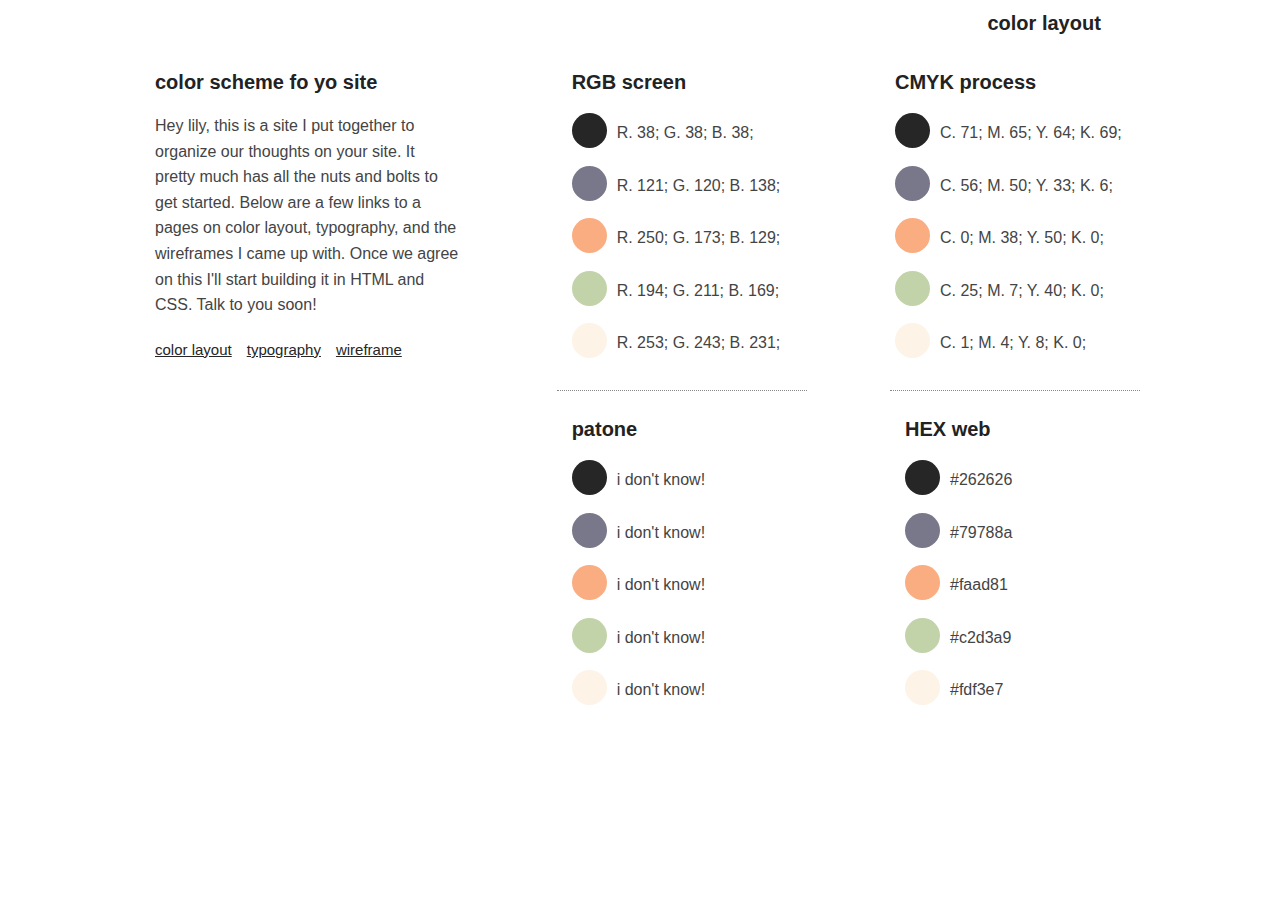
<file: color-layout/index.html>
<html>
<head>

<link rel="stylesheet" href="style.css" type="text/css" />
<link rel="stylesheet" href="css/reset.css" type="text/css" />
<link rel="stylesheet" href="css/foundation.min.css" type="text/css" />
<link ref="stylesheet" href="css/foundation.css" type="text/css" />

<link rel="shortcut icon" href="favicon.ico" type="image/x-icon">
<link rel="icon" href="favicon.ico" type="image/x-icon">

<title>lily's color layout</title>

<meta name="viewport" content="width=device-width"> 

</head>
<body>

<div id="wrapper">
	<header>
		<h2>color layout</h2>
	</header>
	<div id="content"> <!-- start content id -->
		<div id="top-row" class="row"> <!-- start row 1 -->
			<div class="large-4 columns intro"> <!-- start large-4  columns -->
			
				<h2>color scheme fo yo site</h2>
				<p>Hey lily, this is a site I put together to organize our thoughts on your site. It pretty much has all the nuts and bolts to get started. Below are a few links to a pages on color layout, typography, and the wireframes I came up with. Once we agree on this I'll start building it in HTML and CSS. Talk to you soon!</p>
				
				<ul>
					<li><a href="http://www.sambakersalmon.com/websites/featherston/phase-1/color-layout/index.html">color layout</a></li>		
					<li><a href="http://www.sambakersalmon.com/websites/featherston/phase-1/typography/index.html">typography</a></li>
					<li><a href="http://www.sambakersalmon.com/websites/featherston/phase-1/wireframe/index.html">wireframe</a></li>		
				</ul>
			
			</div> <!-- end large-4 columns -->
			<div class="large-3 large-offset-1 columns"> <!-- start large-4 columns -->
				
				<h2>RGB screen</h2>
				<ul>
					<li><div class="rgb-text"></div><p>R. 38; G. 38; B. 38;</p></li>					
					<li><div class="rgb-purple"></div><p>R. 121; G. 120; B. 138;</p></li>
					<li><div class="rgb-orangeCream"></div><p>R. 250; G. 173; B. 129;</p></li>
					<li><div class="rgb-splitPea"></div><p>R. 194; G. 211; B. 169;</p></li>
					<li><div class="rgb-khaki"></div><p>R. 253; G. 243; B. 231;</p></li>
				</ul>
								
			</div> <!-- end large-4 columns -->
			<div class="large-3 columns"> <!-- start large-4 columns -->
			
				<h2>CMYK process</h2>
				<ul>
					<li><div class="rgb-text"></div><p>C. 71; M. 65; Y. 64; K. 69;</p></li>					
					<li><div class="rgb-purple"></div><p>C. 56; M. 50; Y. 33; K. 6;</p></li>
					<li><div class="rgb-orangeCream"></div><p>C. 0; M. 38; Y. 50; K. 0;</p></li>
					<li><div class="rgb-splitPea"></div><p>C. 25; M. 7; Y. 40; K. 0;</p></li>
					<li><div class="rgb-khaki"></div><p>C. 1; M. 4; Y. 8; K. 0;</p></li>
				</ul>
			
			</div> <!-- end large-4 columns -->
		</div> <!-- end row 1 -->
		<div id="bottom-row" class="row"> <!-- start row 2 -->
			<div class="large-3 large-offset-5 columns"> <!-- start large-4 columns -->
						
				<h2>patone</h2>
				<ul>
					<li><div class="rgb-text"></div><p>i don't know!</p></li>					
					<li><div class="rgb-purple"></div><p>i don't know!</p></li>
					<li><div class="rgb-orangeCream"></div><p>i don't know!</p></li>
					<li><div class="rgb-splitPea"></div><p>i don't know!</p></li>
					<li><div class="rgb-khaki"></div><p>i don't know!</p></li>
				</ul>
			
			</div> <!-- end large-4 columns -->
			<div class="large-3 columns"> <!-- start large-4 columns -->
			
				<h2>HEX web</h2>
				<ul>
					<li><div class="rgb-text"></div><p>#262626</p></li>					
					<li><div class="rgb-purple"></div><p>#79788a</p></li>
					<li><div class="rgb-orangeCream"></div><p>#faad81</p></li>
					<li><div class="rgb-splitPea"></div><p>#c2d3a9</p></li>
					<li><div class="rgb-khaki"></div><p>#fdf3e7</p></li>
				</ul>
			
			</div> <!-- end large-4 columns -->
		</div> <!-- end row 2 -->
	</div> <!-- end content id -->
	<footer>
		<!-- this is where footer content can go -->
	</footer>
</div>




</body>
</html>
</file>
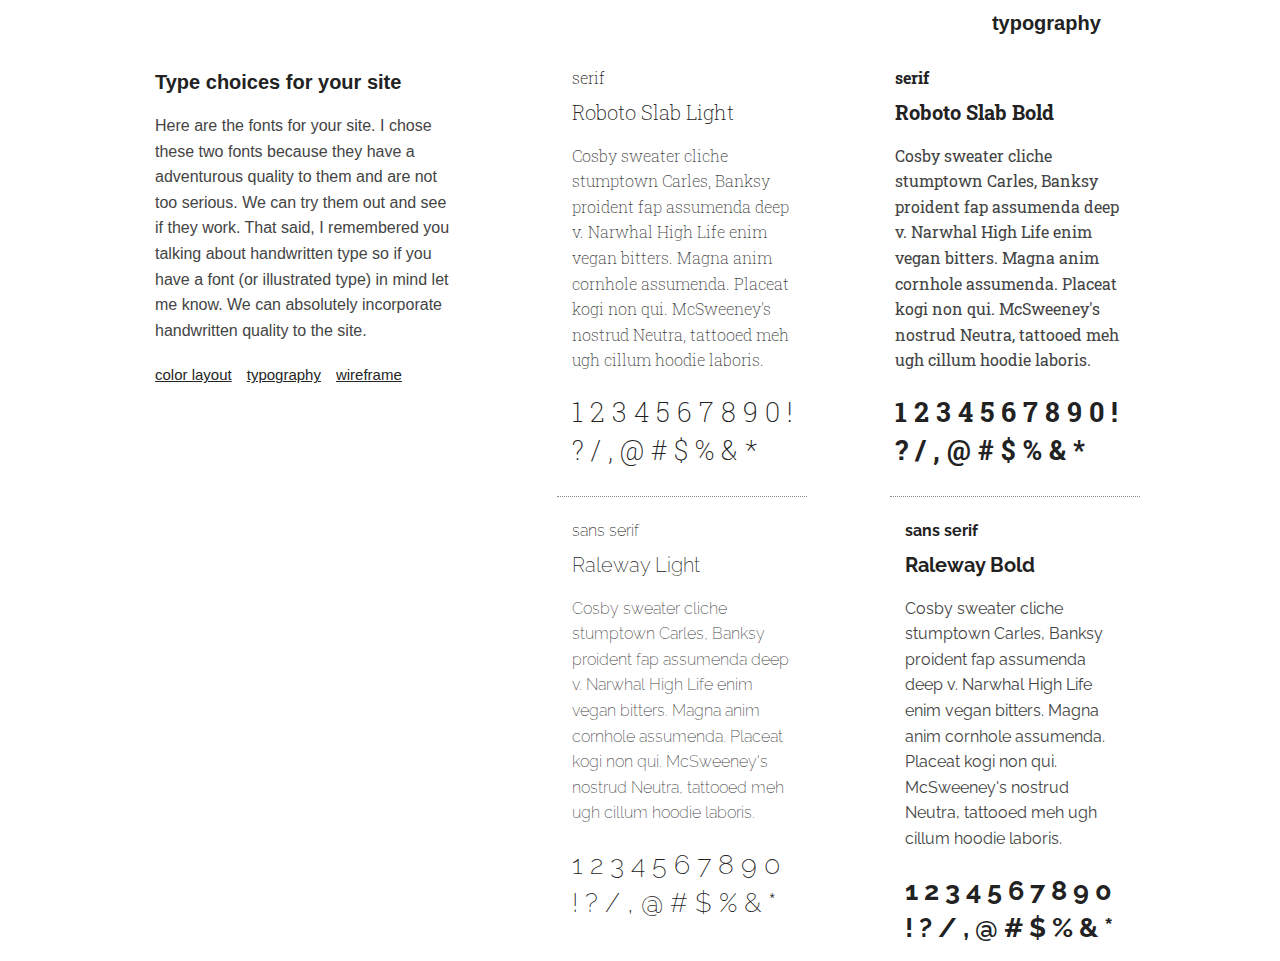
<file: typography/index.html>
<html>
<head>

<link rel="stylesheet" href="style.css" type="text/css" />
<link rel="stylesheet" href="css/reset.css" type="text/css" />
<link rel="stylesheet" href="css/foundation.min.css" type="text/css" />
<link ref="stylesheet" href="css/foundation.css" type="text/css" />

<title>lily's typography</title>

<meta name="viewport" content="width=device-width"> 

<link href='http://fonts.googleapis.com/css?family=Roboto+Slab:400,700,300,100|Pathway+Gothic+One|Raleway:400,300,500|Raleway+Dots' rel='stylesheet' type='text/css'>

</head>
<body>

<div id="wrapper"> <!-- start wrapper   -->
	<header>
		<h2>typography</h2>
	</header>
	<div id="content"> <!--  start content id  -->
		<div class="row" id="top-row"> <!-- start row 1  -->
			<div class="large-4 columns intro"> <!-- start 4 column -->

				<h2>Type choices for your site</h2>
				<p>Here are the fonts for your site. I chose these two fonts because they have a adventurous quality to them and are not too serious. We can try them out and see if they work. That said, I remembered you talking about handwritten type so if you have a font (or illustrated type) in mind let me know. We can absolutely incorporate handwritten quality to the site.</p>
								
				<ul>
					<li><a href="http://www.sambakersalmon.com/websites/featherston/phase-1/color-layout/index.html">color layout</a></li>		
					<li><a href="http://www.sambakersalmon.com/websites/featherston/phase-1/typography/index.html">typography</a></li>
					<li><a href="http://www.sambakersalmon.com/websites/featherston/phase-1/wireframe/index.html">wireframe</a></li>		
				</ul>			
			
			</div> <!-- end 4 column   -->
			<div class="large-3 large-offset-1 columns choice1"> <!-- start large-3 column -->
				
				<h6>serif</h6>
				<h2>Roboto Slab Light</h2>
				<p>Cosby sweater cliche stumptown Carles, Banksy proident fap assumenda deep v. Narwhal High Life enim vegan bitters. Magna anim cornhole assumenda. Placeat kogi non qui. McSweeney's nostrud Neutra, tattooed meh ugh cillum hoodie laboris.</p>
				<h3>1 2 3 4 5 6 7 8 9 0
					! ? / , @ # $ % & *
				</h3>
				
			</div> <!-- end large-3 column -->
			<div class="large-3 columns choice1bold"> <!-- start large-3 column -->

				<h6>serif</h6>
				<h2>Roboto Slab Bold</h2>
				<p>Cosby sweater cliche stumptown Carles, Banksy proident fap assumenda deep v. Narwhal High Life enim vegan bitters. Magna anim cornhole assumenda. Placeat kogi non qui. McSweeney's nostrud Neutra, tattooed meh ugh cillum hoodie laboris.</p>
				<h3>1 2 3 4 5 6 7 8 9 0
					! ? / , @ # $ % & *
				</h3>
		
			</div> <!-- end large-3 column -->								
		</div> <!--  end row 1  -->
		<div class="row" id="bottom-row"> <!-- start of row 2 -->
			<div class="large-3 large-offset-5 columns choice2"> <!-- start 3 col -->

				<h6>sans serif</h6>
				<h2>Raleway Light</h2>
				<p>Cosby sweater cliche stumptown Carles, Banksy proident fap assumenda deep v. Narwhal High Life enim vegan bitters. Magna anim cornhole assumenda. Placeat kogi non qui. McSweeney's nostrud Neutra, tattooed meh ugh cillum hoodie laboris.</p>
				<h3>1 2 3 4 5 6 7 8 9 0
					! ? / , @ # $ % & *
				</h3>			
			
			</div> <!-- end 3 col -->
			<div class="large-3 columns choice2bold"> <!-- start 3 col -->

				<h6>sans serif</h6>
				<h2>Raleway Bold</h2>
				<p>Cosby sweater cliche stumptown Carles, Banksy proident fap assumenda deep v. Narwhal High Life enim vegan bitters. Magna anim cornhole assumenda. Placeat kogi non qui. McSweeney's nostrud Neutra, tattooed meh ugh cillum hoodie laboris.</p>
				<h3>1 2 3 4 5 6 7 8 9 0
					! ? / , @ # $ % & *
				</h3>			
			
			</div> <!-- end 3 col -->
		</div> <!-- end of row 2 -->
	</div> <!--  end content id  -->
</div> <!-- end wrapper   -->
</body>
</html>
</file>
<file: color-layout/style.css>
/* css code for lily's color layout */

/* basic structure */

#wrapper {
	margin: 0 auto;
	width: 1024;
}

#wrapper header {
	height: 60;
	width: 100%;
}


/* typography */

*, p, h1, h2, h3, h4, h5, h6 {
	color: black;
	font-family: Arial !important;
}

#wrapper p {
	color: #444444;
}

#wrapper h2 {
	font-size: 20px;
}

#wrapper header h2 {
	padding-top: 5px;
	padding-right: 5%;
	text-align: right;
}

#wrapper #content h2 {
	padding-bottom: 7px;
}

/* color code columns  */
#content ul li p {
	padding-top: 7px;	
} 

#top-row {
	padding-bottom: 7px;
}

#bottom-row {
	padding-top: 7px;
}

#bottom-row .large-3 {
	border-top: 1px dotted #888888;
	padding-top: 20px;
}

/* navigation styling */

#content .intro ul li {
	list-style-type: none;
	float: left;
	font-size: 15px;
	margin-right: 15px;
	color: #262626;
}

#content .intro ul li a {
	text-decoration: underline;
	color: #262626;		
}


#content .intro ul li a:link {
	text-decoration: underline;
}

#content .intro ul li a:hover {
	text-decoration: none;
	color: #262626;	
}


/* small edits to foundation zurb */

#top-row .large-3 {
width: 26%;
}
/* rgb color codes and layout */

.rgb-purple {
	background-color: rgb(121, 120, 138);
    border-radius: 20px 20px 20px 20px;
    height: 35px;
    width: 35px;
    float: left;
    margin-right: 10px;
}

.rgb-orangeCream {
	background-color: rgb(250, 173, 129);
    border-radius: 20px 20px 20px 20px;
    height: 35px;
    width: 35px;
    float: left;
    margin-right: 10px;
}

.rgb-splitPea {
	background-color: rgb(194, 211, 169);
    border-radius: 20px 20px 20px 20px;
    height: 35px;
    width: 35px;
    float: left;
    margin-right: 10px;
}

.rgb-khaki {
	background-color: rgb(253, 243, 231);
    border-radius: 20px 20px 20px 20px;
    height: 35px;
    width: 35px;
    float: left;
    margin-right: 10px;
}

.rgb-text {
	background-color: rgb(38, 38, 38);
    border-radius: 20px 20px 20px 20px;
    height: 35px;
    width: 35px;
    float: left;
    margin-right: 10px;
}
</file>
<file: typography/style.css>
/* css code for lily's color layout */

/* basic structure */

#wrapper {
	margin: 0 auto;
	width: 1024;
}

#wrapper header {
	height: 60;
	width: 100%;
}


/* typography */

*, p, h1, h2, h3, h4, h5, h6 {
	color: black;
}


#wrapper p {
	color: #444444;
}

#wrapper h2 {
	font-size: 20px;
}

#wrapper header h2 {
	padding-top: 5px;
	padding-right: 5%;
	text-align: right;
}

#wrapper #content h2 {
	padding-bottom: 7px;
}

/* color code columns  */
#content ul li p {
	padding-top: 7px;	
} 

#top-row {
	padding-bottom: 7px;
}

#bottom-row {
	padding-top: 7px;
}

#bottom-row .large-3 {
	border-top: 1px dotted #888888;
	padding-top: 20px;
}

/* navigation styling */

#content .intro ul li {
	list-style-type: none;
	float: left;
	font-size: 15px;
	margin-right: 15px;
	color: #262626;
}

#content .intro ul li a {
	text-decoration: underline;
	color: #262626;		
}


#content .intro ul li a:link {
	text-decoration: underline;
}

#content .intro ul li a:hover {
	text-decoration: none;
	color: #262626;	
}



/* type chooooooices */

.choice1 p, .choice1 h6, .choice1 h3, .choice1 h2  {
	font-family: 'Roboto Slab', serif !important;
	font-weight: 200;
}

.choice1bold p, .choice1bold h6, .choice1bold h3, .choice1bold h2 {
	font-family: 'Roboto Slab', serif !important;
}


.choice2 p, .choice2 h6, .choice2 h3, .choice2 h2 {
	font-family: 'Raleway', sans-serif !important;
	font-weight: 200;
}

.choice2bold p, .choice2bold h6, .choice2bold h3, .choice2bold h2 {
	font-family: 'Raleway', sans-serif !important;
}




/* small edits to foundation zurb */

#top-row .large-3 {
width: 26%;
}
/* rgb color codes and layout */

.rgb-purple {
	background-color: rgb(121, 120, 138);
    border-radius: 20px 20px 20px 20px;
    height: 35px;
    width: 35px;
    float: left;
    margin-right: 10px;
}

.rgb-orangeCream {
	background-color: rgb(250, 173, 129);
    border-radius: 20px 20px 20px 20px;
    height: 35px;
    width: 35px;
    float: left;
    margin-right: 10px;
}

.rgb-splitPea {
	background-color: rgb(194, 211, 169);
    border-radius: 20px 20px 20px 20px;
    height: 35px;
    width: 35px;
    float: left;
    margin-right: 10px;
}

.rgb-khaki {
	background-color: rgb(253, 243, 231);
    border-radius: 20px 20px 20px 20px;
    height: 35px;
    width: 35px;
    float: left;
    margin-right: 10px;
}

.rgb-text {
	background-color: rgb(38, 38, 38);
    border-radius: 20px 20px 20px 20px;
    height: 35px;
    width: 35px;
    float: left;
    margin-right: 10px;
}
</file>
